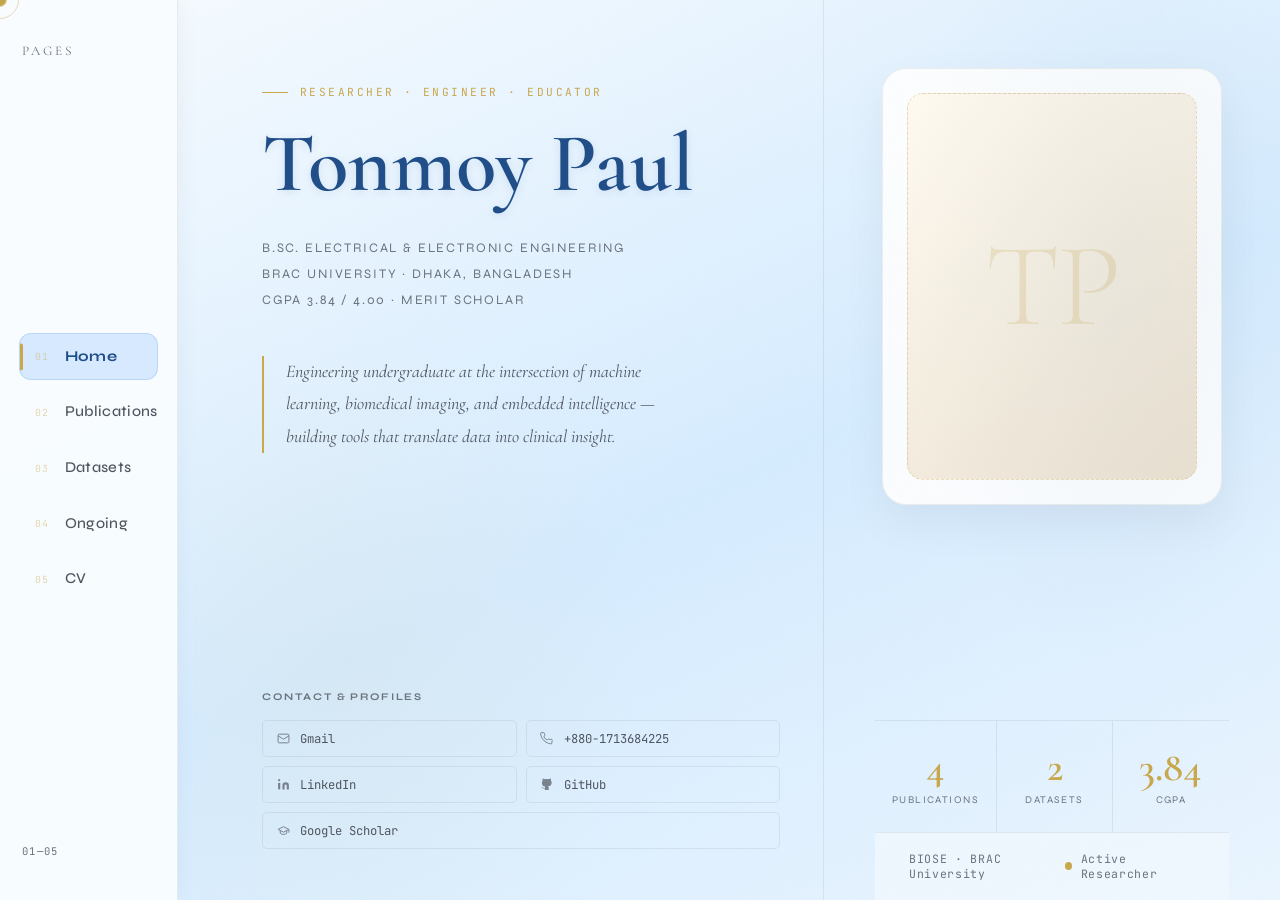
<file: index.html>
<!DOCTYPE html>
<html lang="en">
<head>
<meta charset="UTF-8">
<meta name="viewport" content="width=device-width, initial-scale=1.0">
<title>Tonmoy Paul — Researcher</title>
<link rel="stylesheet" href="styles.css">
</head>
<body>

<div id="app">
  <div id="pg-home">

    <!-- LEFT COLUMN -->
    <div class="home-left">
      <div>
        <div class="eyebrow" style="animation:fadeUp 0.55s 0.1s both">Researcher · Engineer · Educator</div>
        <h1 class="hero-name" style="animation:fadeUp 0.55s 0.2s both">Tonmoy  Paul</h1>
        <div class="hero-role" style="animation:fadeUp 0.55s 0.3s both">
          B.Sc. Electrical &amp; Electronic Engineering<br>
          BRAC University · Dhaka, Bangladesh<br>
          CGPA 3.84 / 4.00 · Merit Scholar
        </div>
        <p class="hero-bio" style="animation:fadeUp 0.55s 0.4s both">
          Engineering undergraduate at the intersection of machine learning, biomedical imaging, and embedded intelligence — building tools that translate data into clinical insight.
        </p>
      </div>

      <div class="hero-contacts" style="animation:fadeUp 0.55s 0.5s both">
        <h4>Contact &amp; Profiles</h4>
        <div class="contact-grid">
          <a href="mailto:tonmoypaul2003@gmail.com" class="c-link">
            <svg viewBox="0 0 24 24" fill="none" stroke="currentColor" stroke-width="1.8"><rect x="2" y="4" width="20" height="16" rx="2"/><path d="m22 7-8.97 5.7a1.94 1.94 0 0 1-2.06 0L2 7"/></svg>
            Gmail
          </a>
          <a href="tel:+8801713684225" class="c-link">
            <svg viewBox="0 0 24 24" fill="none" stroke="currentColor" stroke-width="1.8"><path d="M22 16.92v3a2 2 0 0 1-2.18 2 19.79 19.79 0 0 1-8.63-3.07A19.5 19.5 0 0 1 4.19 11.9 19.79 19.79 0 0 1 1.12 3.23 2 2 0 0 1 3.1 1h3a2 2 0 0 1 2 1.72c.127.96.361 1.903.7 2.81a2 2 0 0 1-.45 2.11L7.09 8.91a16 16 0 0 0 6 6l1.27-1.27a2 2 0 0 1 2.11-.45c.907.34 1.85.573 2.81.7A2 2 0 0 1 22 16.92z"/></svg>
            +880-1713684225
          </a>
          <a href="https://www.linkedin.com/in/tonmoy-paul/" target="_blank" class="c-link">
            <svg viewBox="0 0 24 24" fill="currentColor"><path d="M16 8a6 6 0 0 1 6 6v7h-4v-7a2 2 0 0 0-4 0v7h-4v-7a6 6 0 0 1 6-6z"/><rect x="2" y="9" width="4" height="12"/><circle cx="4" cy="4" r="2"/></svg>
            LinkedIn
          </a>
          <a href="https://github.com/Tonmoy-Paul" target="_blank" class="c-link">
            <svg viewBox="0 0 24 24" fill="currentColor"><path d="M9 19c-5 1.5-5-2.5-7-3m14 6v-3.87a3.37 3.37 0 0 0-.94-2.61c3.14-.35 6.44-1.54 6.44-7A5.44 5.44 0 0 0 20 4.77 5.07 5.07 0 0 0 19.91 1S18.73.65 16 2.48a13.38 13.38 0 0 0-7 0C6.27.65 5.09 1 5.09 1A5.07 5.07 0 0 0 5 4.77a5.44 5.44 0 0 0-1.5 3.78c0 5.42 3.3 6.61 6.44 7A3.37 3.37 0 0 0 9 18.13V22"/></svg>
            GitHub
          </a>
          <a href="https://scholar.google.com/citations?user=TONMOYPAUL" target="_blank" class="c-link" style="grid-column:span 2">
            <svg viewBox="0 0 24 24" fill="none" stroke="currentColor" stroke-width="1.8"><path d="M22 10v6M2 10l10-5 10 5-10 5z"/><path d="M6 12v5c3 3 9 3 12 0v-5"/></svg>
            Google Scholar
          </a>
        </div>
      </div>
    </div>

    <!-- RIGHT COLUMN -->
    <div class="home-right" style="animation:fadeUp 0.55s 0.2s both">
      <div class="photo-panel">
        <div class="photo-placeholder">TP</div>
      </div>

      <div style="width:100%">
        <div class="stats-row">
          <div class="stat-box">
            <div class="stat-num">4</div>
            <div class="stat-label">Publications</div>
          </div>
          <div class="stat-box">
            <div class="stat-num">2</div>
            <div class="stat-label">Datasets</div>
          </div>
          <div class="stat-box">
            <div class="stat-num">3.84</div>
            <div class="stat-label">CGPA</div>
          </div>
        </div>
        <div class="affil-bar">
          <span>BIOSE · BRAC University</span>
          <div style="display:flex;align-items:center;gap:0.5rem">
            <div class="pulse"></div>
            <span>Active Researcher</span>
          </div>
        </div>
      </div>

    </div><!-- .home-right -->
  </div><!-- #pg-home -->
</div><!-- #app -->

<script src="nav.js"></script>
</body>
</html>
</file>
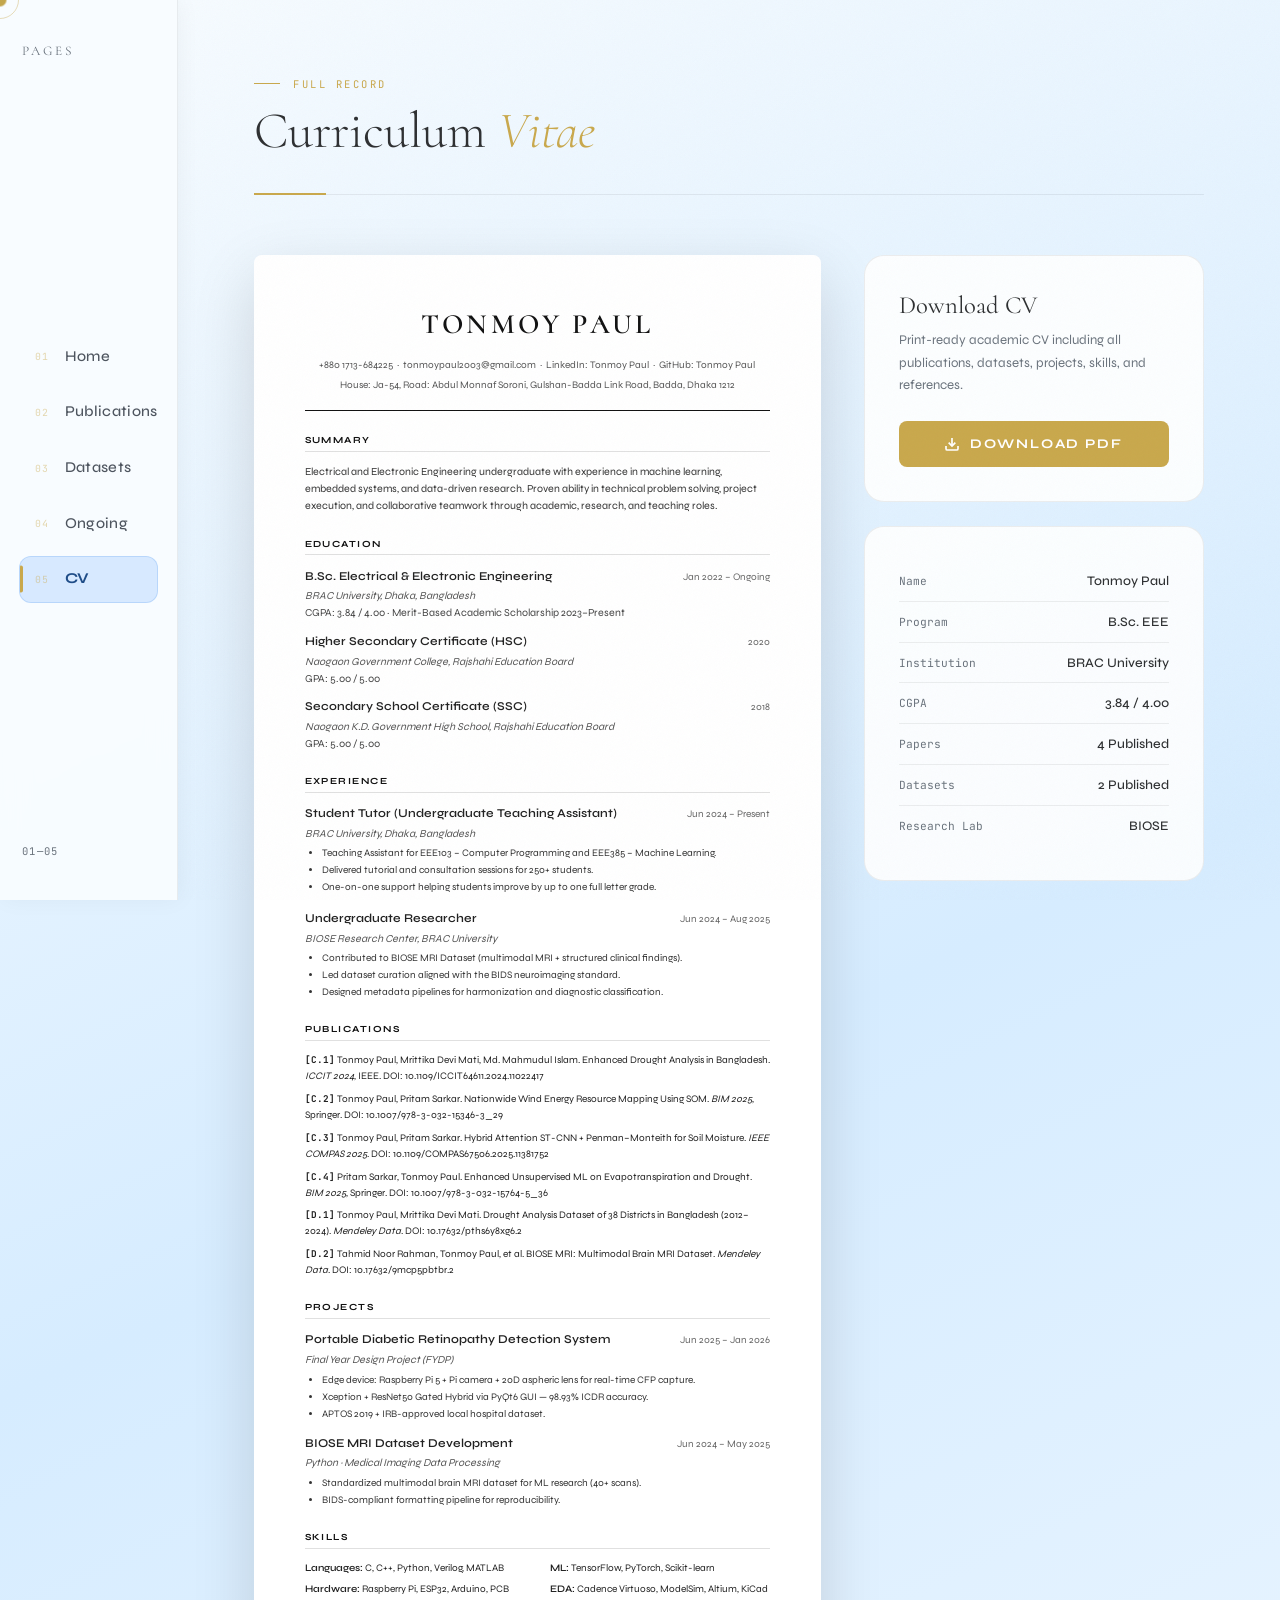
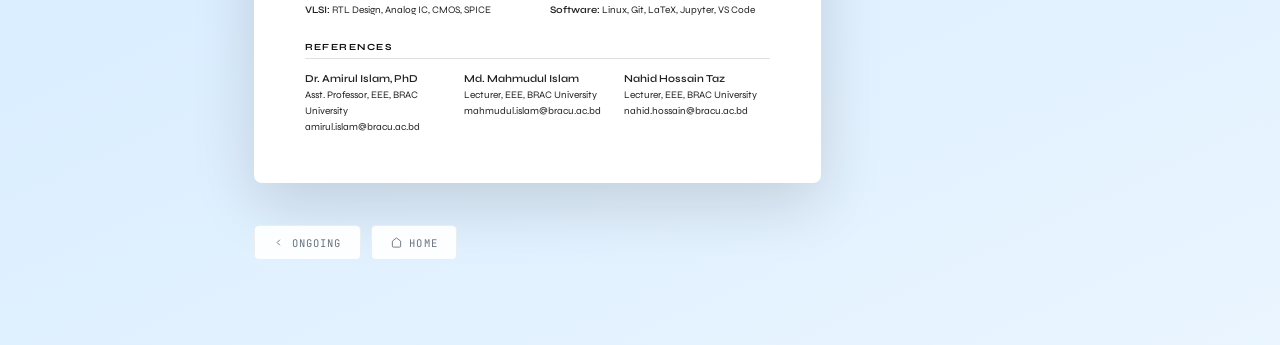
<file: cv.html>
<!DOCTYPE html>
<html lang="en">
<head>
<meta charset="UTF-8">
<meta name="viewport" content="width=device-width, initial-scale=1.0">
<title>CV — Tonmoy Paul</title>
<link rel="stylesheet" href="styles.css">
</head>
<body>

<div id="app">
  <div class="page-content">

    <div class="pg-header">
      <div class="pg-eyebrow">Full Record</div>
      <h1 class="pg-title">Curriculum <em>Vitae</em></h1>
      <div class="pg-divider"></div>
    </div>

    <div class="cv-wrapper">

      <!-- CV PREVIEW -->
      <div class="cv-preview-panel">
        <div class="cv-preview-inner" id="cv-content">

          <div class="cv-h1">Tonmoy Paul</div>
          <div class="cv-contacts">
            +880 1713-684225 &nbsp;·&nbsp;
            <a href="mailto:tonmoypaul2003@gmail.com">tonmoypaul2003@gmail.com</a> &nbsp;·&nbsp;
            LinkedIn: Tonmoy Paul &nbsp;·&nbsp; GitHub: Tonmoy Paul<br>
            House: Ja-54, Road: Abdul Monnaf Soroni, Gulshan-Badda Link Road, Badda, Dhaka 1212
          </div>
          <hr class="cv-rule">

          <div class="cv-sh">Summary</div>
          <p style="font-size:8pt;color:#333;line-height:1.6">Electrical and Electronic Engineering undergraduate with experience in machine learning, embedded systems, and data-driven research. Proven ability in technical problem solving, project execution, and collaborative teamwork through academic, research, and teaching roles.</p>

          <div class="cv-sh">Education</div>
          <div style="margin-bottom:0.6rem">
            <div class="cv-row"><span class="cv-ent-t">B.Sc. Electrical &amp; Electronic Engineering</span><span class="cv-ent-d">Jan 2022 – Ongoing</span></div>
            <div class="cv-sub">BRAC University, Dhaka, Bangladesh</div>
            <div class="cv-detail">CGPA: 3.84 / 4.00 · Merit-Based Academic Scholarship 2023–Present</div>
          </div>
          <div style="margin-bottom:0.6rem">
            <div class="cv-row"><span class="cv-ent-t">Higher Secondary Certificate (HSC)</span><span class="cv-ent-d">2020</span></div>
            <div class="cv-sub">Naogaon Government College, Rajshahi Education Board</div>
            <div class="cv-detail">GPA: 5.00 / 5.00</div>
          </div>
          <div>
            <div class="cv-row"><span class="cv-ent-t">Secondary School Certificate (SSC)</span><span class="cv-ent-d">2018</span></div>
            <div class="cv-sub">Naogaon K.D. Government High School, Rajshahi Education Board</div>
            <div class="cv-detail">GPA: 5.00 / 5.00</div>
          </div>

          <div class="cv-sh">Experience</div>
          <div style="margin-bottom:0.8rem">
            <div class="cv-row"><span class="cv-ent-t">Student Tutor (Undergraduate Teaching Assistant)</span><span class="cv-ent-d">Jun 2024 – Present</span></div>
            <div class="cv-sub">BRAC University, Dhaka, Bangladesh</div>
            <ul class="cv-bul">
              <li>Teaching Assistant for EEE103 – Computer Programming and EEE385 – Machine Learning.</li>
              <li>Delivered tutorial and consultation sessions for 250+ students.</li>
              <li>One-on-one support helping students improve by up to one full letter grade.</li>
            </ul>
          </div>
          <div>
            <div class="cv-row"><span class="cv-ent-t">Undergraduate Researcher</span><span class="cv-ent-d">Jun 2024 – Aug 2025</span></div>
            <div class="cv-sub">BIOSE Research Center, BRAC University</div>
            <ul class="cv-bul">
              <li>Contributed to BIOSE MRI Dataset (multimodal MRI + structured clinical findings).</li>
              <li>Led dataset curation aligned with the BIDS neuroimaging standard.</li>
              <li>Designed metadata pipelines for harmonization and diagnostic classification.</li>
            </ul>
          </div>

          <div class="cv-sh">Publications</div>
          <div class="cv-pub-line"><span class="cv-pub-code">[C.1]</span> Tonmoy Paul, Mrittika Devi Mati, Md. Mahmudul Islam. Enhanced Drought Analysis in Bangladesh. <em>ICCIT 2024</em>, IEEE. DOI: 10.1109/ICCIT64611.2024.11022417</div>
          <div class="cv-pub-line"><span class="cv-pub-code">[C.2]</span> Tonmoy Paul, Pritam Sarkar. Nationwide Wind Energy Resource Mapping Using SOM. <em>BIM 2025</em>, Springer. DOI: 10.1007/978-3-032-15346-3_29</div>
          <div class="cv-pub-line"><span class="cv-pub-code">[C.3]</span> Tonmoy Paul, Pritam Sarkar. Hybrid Attention ST-CNN + Penman–Monteith for Soil Moisture. <em>IEEE COMPAS 2025</em>. DOI: 10.1109/COMPAS67506.2025.11381752</div>
          <div class="cv-pub-line"><span class="cv-pub-code">[C.4]</span> Pritam Sarkar, Tonmoy Paul. Enhanced Unsupervised ML on Evapotranspiration and Drought. <em>BIM 2025</em>, Springer. DOI: 10.1007/978-3-032-15764-5_36</div>
          <div class="cv-pub-line"><span class="cv-pub-code">[D.1]</span> Tonmoy Paul, Mrittika Devi Mati. Drought Analysis Dataset of 38 Districts in Bangladesh (2012–2024). <em>Mendeley Data</em>. DOI: 10.17632/pths6y8xg6.2</div>
          <div class="cv-pub-line"><span class="cv-pub-code">[D.2]</span> Tahmid Noor Rahman, Tonmoy Paul, et al. BIOSE MRI: Multimodal Brain MRI Dataset. <em>Mendeley Data</em>. DOI: 10.17632/9mcp5pbtbr.2</div>

          <div class="cv-sh">Projects</div>
          <div style="margin-bottom:0.7rem">
            <div class="cv-row"><span class="cv-ent-t">Portable Diabetic Retinopathy Detection System</span><span class="cv-ent-d">Jun 2025 – Jan 2026</span></div>
            <div class="cv-sub">Final Year Design Project (FYDP)</div>
            <ul class="cv-bul">
              <li>Edge device: Raspberry Pi 5 + Pi camera + 20D aspheric lens for real-time CFP capture.</li>
              <li>Xception + ResNet50 Gated Hybrid via PyQt6 GUI — 98.93% ICDR accuracy.</li>
              <li>APTOS 2019 + IRB-approved local hospital dataset.</li>
            </ul>
          </div>
          <div>
            <div class="cv-row"><span class="cv-ent-t">BIOSE MRI Dataset Development</span><span class="cv-ent-d">Jun 2024 – May 2025</span></div>
            <div class="cv-sub">Python · Medical Imaging Data Processing</div>
            <ul class="cv-bul">
              <li>Standardized multimodal brain MRI dataset for ML research (40+ scans).</li>
              <li>BIDS-compliant formatting pipeline for reproducibility.</li>
            </ul>
          </div>

          <div class="cv-sh">Skills</div>
          <div class="cv-2col">
            <div class="cv-sk"><strong>Languages:</strong> C, C++, Python, Verilog, MATLAB</div>
            <div class="cv-sk"><strong>ML:</strong> TensorFlow, PyTorch, Scikit-learn</div>
            <div class="cv-sk"><strong>Hardware:</strong> Raspberry Pi, ESP32, Arduino, PCB</div>
            <div class="cv-sk"><strong>EDA:</strong> Cadence Virtuoso, ModelSim, Altium, KiCad</div>
            <div class="cv-sk"><strong>VLSI:</strong> RTL Design, Analog IC, CMOS, SPICE</div>
            <div class="cv-sk"><strong>Software:</strong> Linux, Git, LaTeX, Jupyter, VS Code</div>
          </div>

          <div class="cv-sh">References</div>
          <div class="cv-ref-grid">
            <div class="cv-ref-box">
              <div class="cv-ref-name">Dr. Amirul Islam, PhD</div>
              <div>Asst. Professor, EEE, BRAC University</div>
              <div>amirul.islam@bracu.ac.bd</div>
            </div>
            <div class="cv-ref-box">
              <div class="cv-ref-name">Md. Mahmudul Islam</div>
              <div>Lecturer, EEE, BRAC University</div>
              <div>mahmudul.islam@bracu.ac.bd</div>
            </div>
            <div class="cv-ref-box">
              <div class="cv-ref-name">Nahid Hossain Taz</div>
              <div>Lecturer, EEE, BRAC University</div>
              <div>nahid.hossain@bracu.ac.bd</div>
            </div>
          </div>

        </div><!-- .cv-preview-inner -->
      </div><!-- .cv-preview-panel -->

      <!-- SIDEBAR -->
      <div class="cv-side">
        <div class="dl-card">
          <h3>Download CV</h3>
          <p>Print-ready academic CV including all publications, datasets, projects, skills, and references.</p>
          <button class="btn-dl" onclick="downloadCV()">
            <svg viewBox="0 0 24 24" fill="none" stroke="currentColor" stroke-width="2.5"><path d="M21 15v4a2 2 0 0 1-2 2H5a2 2 0 0 1-2-2v-4"/><polyline points="7 10 12 15 17 10"/><line x1="12" y1="15" x2="12" y2="3"/></svg>
            Download PDF
          </button>
        </div>
        <div class="dl-card">
          <div class="info-item"><span class="info-key">Name</span><span class="info-val">Tonmoy Paul</span></div>
          <div class="info-item"><span class="info-key">Program</span><span class="info-val">B.Sc. EEE</span></div>
          <div class="info-item"><span class="info-key">Institution</span><span class="info-val">BRAC University</span></div>
          <div class="info-item"><span class="info-key">CGPA</span><span class="info-val">3.84 / 4.00</span></div>
          <div class="info-item"><span class="info-key">Papers</span><span class="info-val">4 Published</span></div>
          <div class="info-item"><span class="info-key">Datasets</span><span class="info-val">2 Published</span></div>
          <div class="info-item"><span class="info-key">Research Lab</span><span class="info-val">BIOSE</span></div>
        </div>
      </div>

    </div><!-- .cv-wrapper -->

    <div class="quick-nav">
      <a href="ongoing.html" class="qn-btn">
        <svg viewBox="0 0 24 24" fill="none" stroke="currentColor" stroke-width="2"><polyline points="15 18 9 12 15 6"/></svg>
        Ongoing
      </a>
      <a href="index.html" class="qn-btn">
        <svg viewBox="0 0 24 24" fill="none" stroke="currentColor" stroke-width="2"><path d="M3 9l9-7 9 7v11a2 2 0 0 1-2 2H5a2 2 0 0 1-2-2z"/></svg>
        Home
      </a>
    </div>

  </div>
</div>

<script src="nav.js"></script>
<script>
function downloadCV() {
  const html = document.getElementById('cv-content').innerHTML;
  const w = window.open('', '_blank');
  w.document.write(`<!DOCTYPE html><html><head>
<meta charset="UTF-8"><title>Tonmoy Paul — CV</title>
<link href="https://fonts.googleapis.com/css2?family=Cormorant:wght@400;500;600&family=Syne:wght@400;500;600;700&family=JetBrains+Mono:wght@400;500&display=swap" rel="stylesheet">
<style>
*{margin:0;padding:0;box-sizing:border-box;}
body{font-family:'Syne',sans-serif;font-size:10pt;color:#111;padding:2cm 2.2cm;max-width:210mm;}
.cv-h1{font-family:'Cormorant',serif;font-size:22pt;text-align:center;letter-spacing:0.1em;text-transform:uppercase;font-weight:600;}
.cv-contacts{text-align:center;font-size:8pt;color:#444;margin-top:0.4rem;line-height:2;}
.cv-contacts a{color:#444;text-decoration:none;}
.cv-rule{border:none;border-top:1.5px solid #111;margin:0.8rem 0;}
.cv-sh{font-size:7.5pt;letter-spacing:0.14em;text-transform:uppercase;font-weight:700;border-bottom:1px solid #CCC;padding-bottom:3px;margin:1rem 0 0.6rem;color:#111;}
.cv-row{display:flex;justify-content:space-between;align-items:baseline;flex-wrap:wrap;}
.cv-ent-t{font-weight:600;font-size:9.5pt;}
.cv-ent-d{font-size:8pt;color:#555;}
.cv-sub{font-style:italic;font-size:8.5pt;color:#555;}
.cv-detail{font-size:8.5pt;color:#444;}
.cv-bul{list-style:disc;padding-left:1rem;margin:0.2rem 0;}
.cv-bul li{font-size:8pt;color:#333;margin-bottom:1px;}
.cv-pub-line{font-size:8pt;color:#222;margin-bottom:0.4rem;}
.cv-pub-code{font-weight:700;font-size:7.5pt;font-family:'JetBrains Mono',monospace;}
.cv-2col{display:grid;grid-template-columns:1fr 1fr;gap:0.25rem 1.5rem;}
.cv-sk{font-size:8pt;}
.cv-sk strong{font-weight:600;}
.cv-ref-grid{display:grid;grid-template-columns:1fr 1fr 1fr;gap:0.8rem;margin-top:0.3rem;}
.cv-ref-box{font-size:7.5pt;}
.cv-ref-name{font-weight:600;font-size:8pt;}
@media print{body{padding:1.5cm 2cm;}}
</style></head><body>${html}</body></html>`);
  w.document.close();
  setTimeout(() => w.print(), 700);
}
</script>
</body>
</html>
</file>
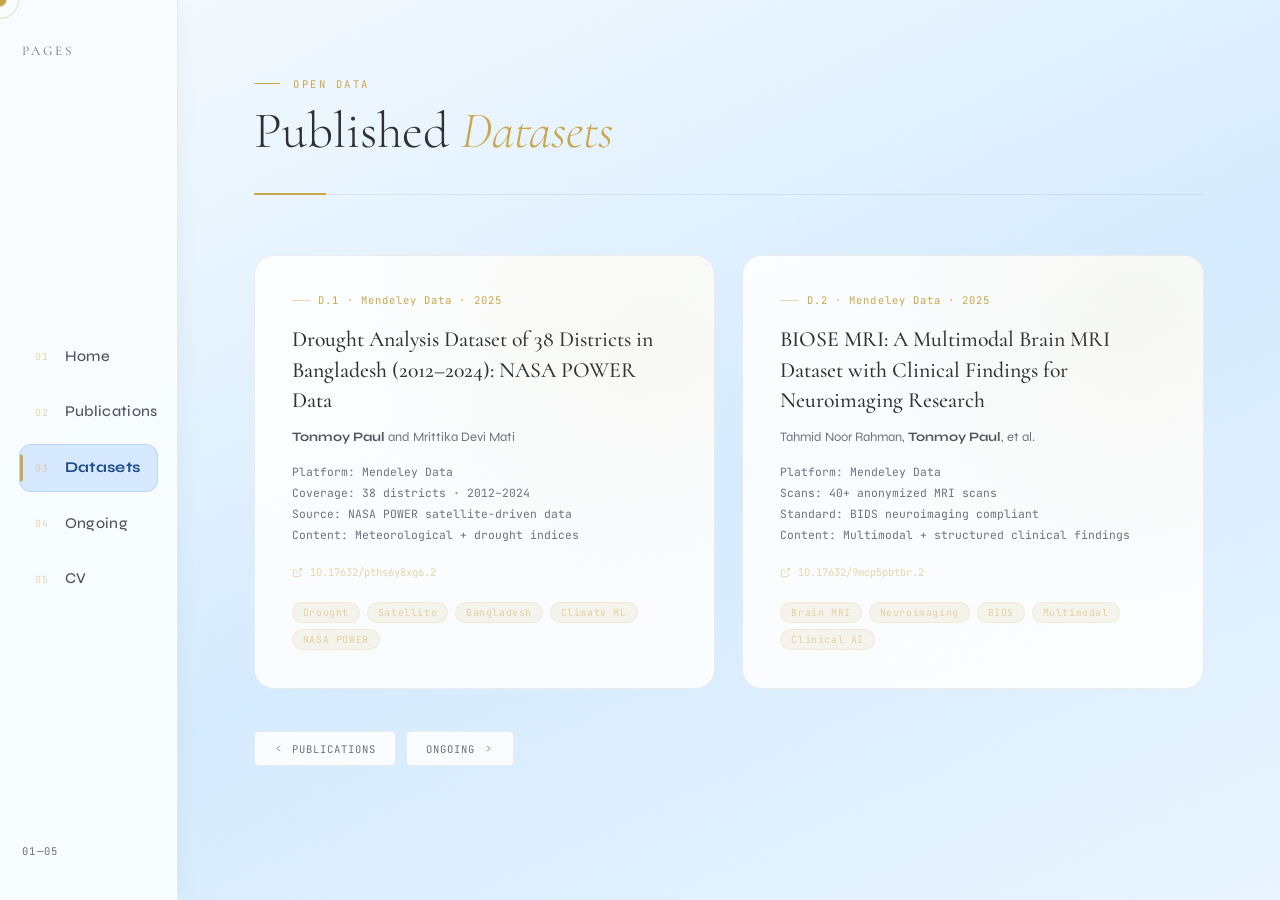
<file: datasets.html>
<!DOCTYPE html>
<html lang="en">
<head>
<meta charset="UTF-8">
<meta name="viewport" content="width=device-width, initial-scale=1.0">
<title>Datasets — Tonmoy Paul</title>
<link rel="stylesheet" href="styles.css">
</head>
<body>

<div id="app">
  <div class="page-content">

    <div class="pg-header">
      <div class="pg-eyebrow">Open Data</div>
      <h1 class="pg-title">Published <em>Datasets</em></h1>
      <div class="pg-divider"></div>
    </div>

    <div class="dataset-grid">

      <!-- D.1 -->
      <div class="ds-card">
        <div class="ds-code">D.1 · Mendeley Data · 2025</div>
        <h3 class="ds-title">Drought Analysis Dataset of 38 Districts in Bangladesh (2012–2024): NASA POWER Data</h3>
        <p class="ds-authors"><strong>Tonmoy Paul</strong> and Mrittika Devi Mati</p>
        <div class="ds-meta">
          Platform: Mendeley Data<br>
          Coverage: 38 districts · 2012–2024<br>
          Source: NASA POWER satellite-driven data<br>
          Content: Meteorological + drought indices
        </div>
        <a href="https://doi.org/10.17632/pths6y8xg6.2" target="_blank" class="ds-doi">
          <svg viewBox="0 0 24 24" fill="none" stroke="currentColor" stroke-width="2" style="width:11px;height:11px"><path d="M18 13v6a2 2 0 0 1-2 2H5a2 2 0 0 1-2-2V8a2 2 0 0 1 2-2h6"/><polyline points="15 3 21 3 21 9"/><line x1="10" y1="14" x2="21" y2="3"/></svg>
          10.17632/pths6y8xg6.2
        </a>
        <div class="tags">
          <span class="tag">Drought</span>
          <span class="tag">Satellite</span>
          <span class="tag">Bangladesh</span>
          <span class="tag">Climate ML</span>
          <span class="tag">NASA POWER</span>
        </div>
      </div>

      <!-- D.2 -->
      <div class="ds-card">
        <div class="ds-code">D.2 · Mendeley Data · 2025</div>
        <h3 class="ds-title">BIOSE MRI: A Multimodal Brain MRI Dataset with Clinical Findings for Neuroimaging Research</h3>
        <p class="ds-authors">Tahmid Noor Rahman, <strong>Tonmoy Paul</strong>, et al.</p>
        <div class="ds-meta">
          Platform: Mendeley Data<br>
          Scans: 40+ anonymized MRI scans<br>
          Standard: BIDS neuroimaging compliant<br>
          Content: Multimodal + structured clinical findings
        </div>
        <a href="https://doi.org/10.17632/9mcp5pbtbr.2" target="_blank" class="ds-doi">
          <svg viewBox="0 0 24 24" fill="none" stroke="currentColor" stroke-width="2" style="width:11px;height:11px"><path d="M18 13v6a2 2 0 0 1-2 2H5a2 2 0 0 1-2-2V8a2 2 0 0 1 2-2h6"/><polyline points="15 3 21 3 21 9"/><line x1="10" y1="14" x2="21" y2="3"/></svg>
          10.17632/9mcp5pbtbr.2
        </a>
        <div class="tags">
          <span class="tag">Brain MRI</span>
          <span class="tag">Neuroimaging</span>
          <span class="tag">BIDS</span>
          <span class="tag">Multimodal</span>
          <span class="tag">Clinical AI</span>
        </div>
      </div>

    </div><!-- .dataset-grid -->

    <div class="quick-nav">
      <a href="publications.html" class="qn-btn">
        <svg viewBox="0 0 24 24" fill="none" stroke="currentColor" stroke-width="2"><polyline points="15 18 9 12 15 6"/></svg>
        Publications
      </a>
      <a href="ongoing.html" class="qn-btn">
        Ongoing
        <svg viewBox="0 0 24 24" fill="none" stroke="currentColor" stroke-width="2"><polyline points="9 18 15 12 9 6"/></svg>
      </a>
    </div>

  </div>
</div>

<script src="nav.js"></script>
</body>
</html>
</file>
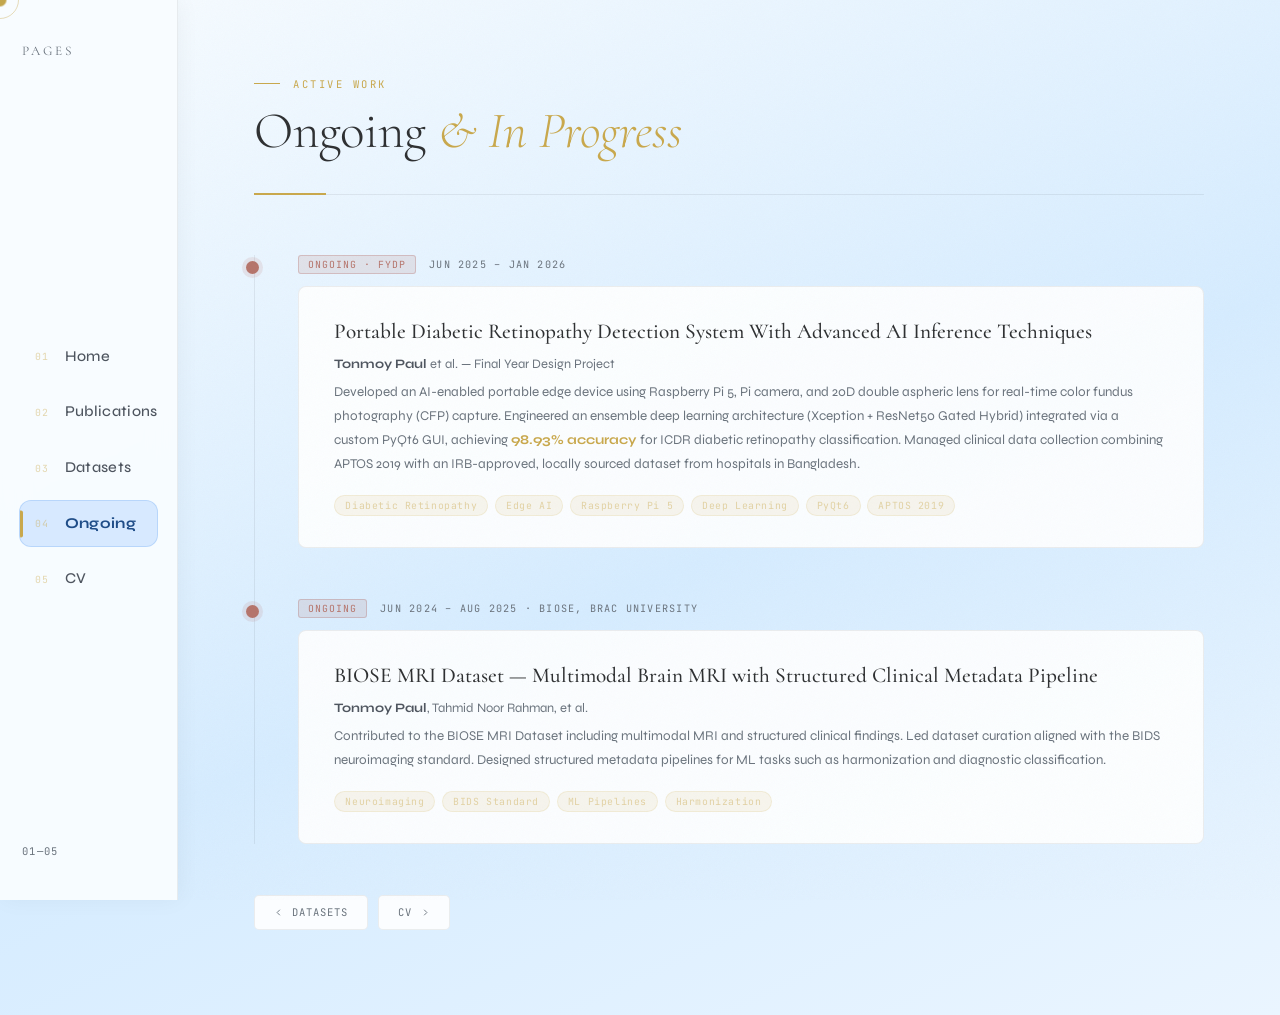
<file: ongoing.html>
<!DOCTYPE html>
<html lang="en">
<head>
<meta charset="UTF-8">
<meta name="viewport" content="width=device-width, initial-scale=1.0">
<title>Ongoing Research — Tonmoy Paul</title>
<link rel="stylesheet" href="styles.css">
</head>
<body>

<div id="app">
  <div class="page-content">

    <div class="pg-header">
      <div class="pg-eyebrow">Active Work</div>
      <h1 class="pg-title">Ongoing <em>&amp; In Progress</em></h1>
      <div class="pg-divider"></div>
    </div>

    <div class="timeline">

      <!-- Item 1 -->
      <div class="tl-item">
        <div class="tl-dot tl-dot-ongoing"></div>
        <div class="tl-label">
          <span class="badge badge-ongoing">Ongoing · FYDP</span>
          <span style="color:var(--ash);font-size:0.6rem">Jun 2025 – Jan 2026</span>
        </div>
        <div class="tl-card">
          <h3 class="tl-title">Portable Diabetic Retinopathy Detection System With Advanced AI Inference Techniques</h3>
          <p class="tl-authors"><strong>Tonmoy Paul</strong> et al. — Final Year Design Project</p>
          <p class="tl-detail">
            Developed an AI-enabled portable edge device using Raspberry Pi 5, Pi camera, and 20D double aspheric lens for real-time color fundus photography (CFP) capture.
            Engineered an ensemble deep learning architecture (Xception + ResNet50 Gated Hybrid) integrated via a custom PyQt6 GUI, achieving <strong style="color:var(--gold)">98.93% accuracy</strong> for ICDR diabetic retinopathy classification.
            Managed clinical data collection combining APTOS 2019 with an IRB-approved, locally sourced dataset from hospitals in Bangladesh.
          </p>
          <div class="tags">
            <span class="tag">Diabetic Retinopathy</span>
            <span class="tag">Edge AI</span>
            <span class="tag">Raspberry Pi 5</span>
            <span class="tag">Deep Learning</span>
            <span class="tag">PyQt6</span>
            <span class="tag">APTOS 2019</span>
          </div>
        </div>
      </div>

      <!-- Item 2 -->
      <div class="tl-item">
        <div class="tl-dot tl-dot-ongoing"></div>
        <div class="tl-label">
          <span class="badge badge-ongoing">Ongoing</span>
          <span style="color:var(--ash);font-size:0.6rem">Jun 2024 – Aug 2025 · BIOSE, BRAC University</span>
        </div>
        <div class="tl-card">
          <h3 class="tl-title">BIOSE MRI Dataset — Multimodal Brain MRI with Structured Clinical Metadata Pipeline</h3>
          <p class="tl-authors"><strong>Tonmoy Paul</strong>, Tahmid Noor Rahman, et al.</p>
          <p class="tl-detail">
            Contributed to the BIOSE MRI Dataset including multimodal MRI and structured clinical findings.
            Led dataset curation aligned with the BIDS neuroimaging standard.
            Designed structured metadata pipelines for ML tasks such as harmonization and diagnostic classification.
          </p>
          <div class="tags">
            <span class="tag">Neuroimaging</span>
            <span class="tag">BIDS Standard</span>
            <span class="tag">ML Pipelines</span>
            <span class="tag">Harmonization</span>
          </div>
        </div>
      </div>

    </div><!-- .timeline -->

    <div class="quick-nav">
      <a href="datasets.html" class="qn-btn">
        <svg viewBox="0 0 24 24" fill="none" stroke="currentColor" stroke-width="2"><polyline points="15 18 9 12 15 6"/></svg>
        Datasets
      </a>
      <a href="cv.html" class="qn-btn">
        CV
        <svg viewBox="0 0 24 24" fill="none" stroke="currentColor" stroke-width="2"><polyline points="9 18 15 12 9 6"/></svg>
      </a>
    </div>

  </div>
</div>

<script src="nav.js"></script>
</body>
</html>
</file>
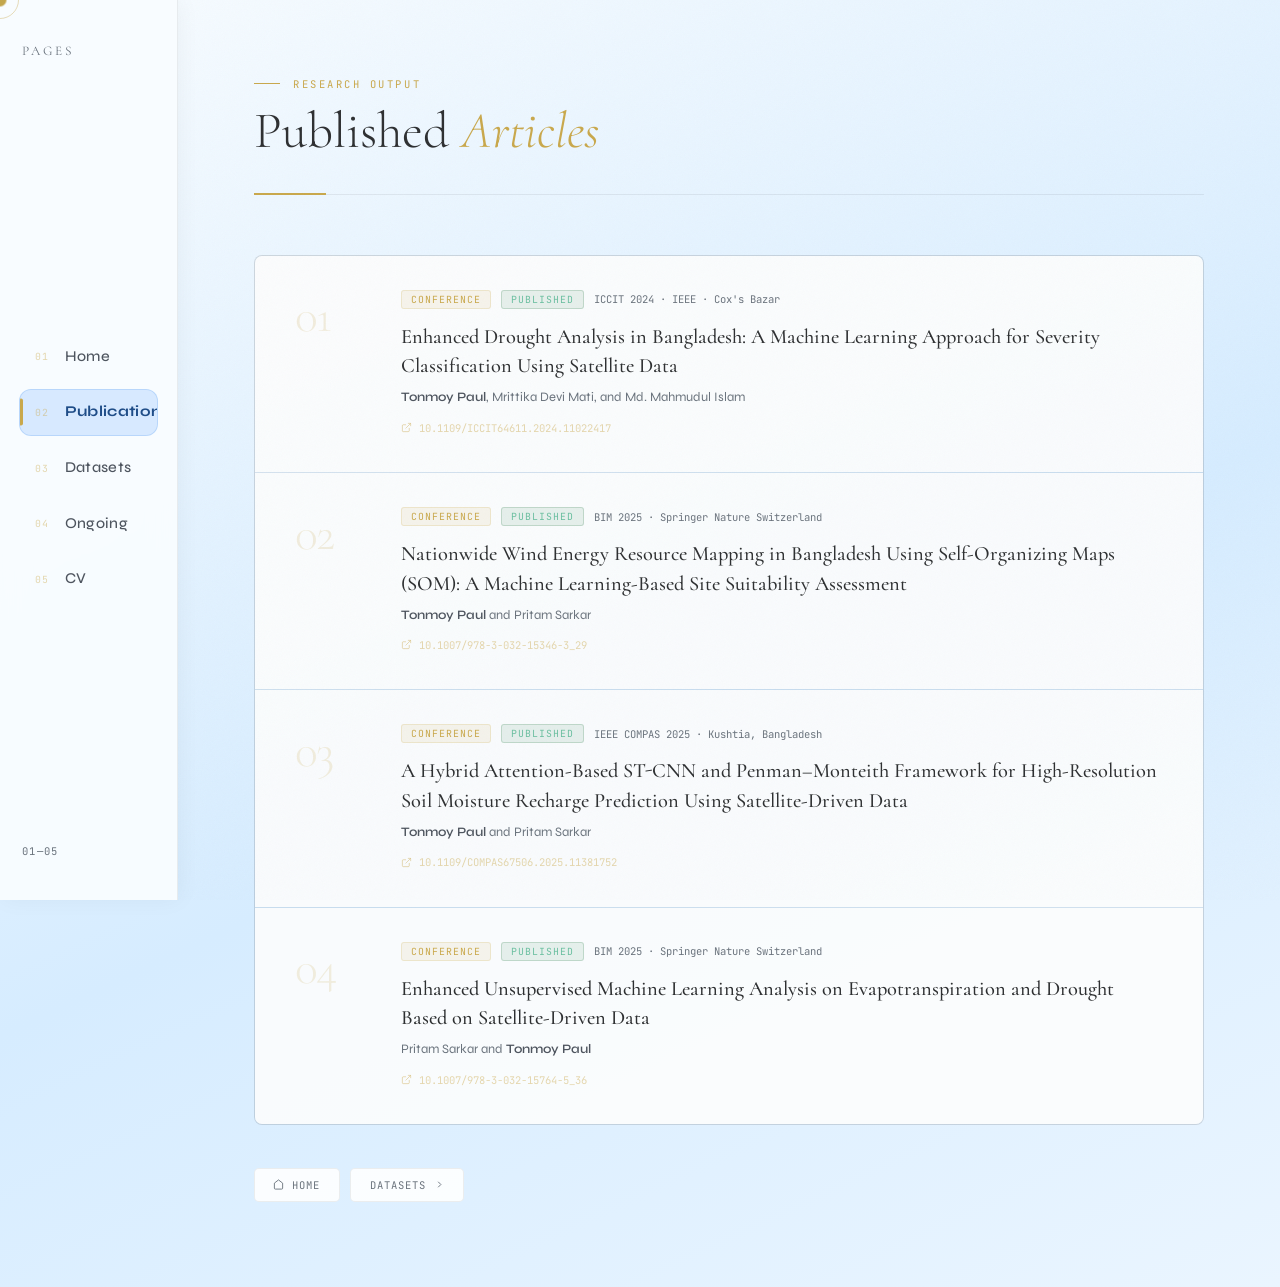
<file: publications.html>
<!DOCTYPE html>
<html lang="en">
<head>
<meta charset="UTF-8">
<meta name="viewport" content="width=device-width, initial-scale=1.0">
<title>Publications — Tonmoy Paul</title>
<link rel="stylesheet" href="styles.css">
</head>
<body>

<div id="app">
  <div class="page-content">

    <div class="pg-header">
      <div class="pg-eyebrow">Research Output</div>
      <h1 class="pg-title">Published <em>Articles</em></h1>
      <div class="pg-divider"></div>
    </div>

    <div class="pub-grid">

      <!-- 01 -->
      <div class="pub-card">
        <div class="pub-index">01</div>
        <div>
          <div class="pub-meta-row">
            <span class="badge badge-conf">Conference</span>
            <span class="badge badge-pub">Published</span>
            <span class="pub-venue">ICCIT 2024 · IEEE · Cox's Bazar</span>
          </div>
          <h3 class="pub-title">Enhanced Drought Analysis in Bangladesh: A Machine Learning Approach for Severity Classification Using Satellite Data</h3>
          <p class="pub-authors"><strong>Tonmoy Paul</strong>, Mrittika Devi Mati, and Md. Mahmudul Islam</p>
          <a href="https://doi.org/10.1109/ICCIT64611.2024.11022417" target="_blank" class="pub-doi">
            <svg viewBox="0 0 24 24" fill="none" stroke="currentColor" stroke-width="2"><path d="M18 13v6a2 2 0 0 1-2 2H5a2 2 0 0 1-2-2V8a2 2 0 0 1 2-2h6"/><polyline points="15 3 21 3 21 9"/><line x1="10" y1="14" x2="21" y2="3"/></svg>
            10.1109/ICCIT64611.2024.11022417
          </a>
        </div>
      </div>

      <!-- 02 -->
      <div class="pub-card">
        <div class="pub-index">02</div>
        <div>
          <div class="pub-meta-row">
            <span class="badge badge-conf">Conference</span>
            <span class="badge badge-pub">Published</span>
            <span class="pub-venue">BIM 2025 · Springer Nature Switzerland</span>
          </div>
          <h3 class="pub-title">Nationwide Wind Energy Resource Mapping in Bangladesh Using Self-Organizing Maps (SOM): A Machine Learning-Based Site Suitability Assessment</h3>
          <p class="pub-authors"><strong>Tonmoy Paul</strong> and Pritam Sarkar</p>
          <a href="https://doi.org/10.1007/978-3-032-15346-3_29" target="_blank" class="pub-doi">
            <svg viewBox="0 0 24 24" fill="none" stroke="currentColor" stroke-width="2"><path d="M18 13v6a2 2 0 0 1-2 2H5a2 2 0 0 1-2-2V8a2 2 0 0 1 2-2h6"/><polyline points="15 3 21 3 21 9"/><line x1="10" y1="14" x2="21" y2="3"/></svg>
            10.1007/978-3-032-15346-3_29
          </a>
        </div>
      </div>

      <!-- 03 -->
      <div class="pub-card">
        <div class="pub-index">03</div>
        <div>
          <div class="pub-meta-row">
            <span class="badge badge-conf">Conference</span>
            <span class="badge badge-pub">Published</span>
            <span class="pub-venue">IEEE COMPAS 2025 · Kushtia, Bangladesh</span>
          </div>
          <h3 class="pub-title">A Hybrid Attention-Based ST-CNN and Penman–Monteith Framework for High-Resolution Soil Moisture Recharge Prediction Using Satellite-Driven Data</h3>
          <p class="pub-authors"><strong>Tonmoy Paul</strong> and Pritam Sarkar</p>
          <a href="https://doi.org/10.1109/COMPAS67506.2025.11381752" target="_blank" class="pub-doi">
            <svg viewBox="0 0 24 24" fill="none" stroke="currentColor" stroke-width="2"><path d="M18 13v6a2 2 0 0 1-2 2H5a2 2 0 0 1-2-2V8a2 2 0 0 1 2-2h6"/><polyline points="15 3 21 3 21 9"/><line x1="10" y1="14" x2="21" y2="3"/></svg>
            10.1109/COMPAS67506.2025.11381752
          </a>
        </div>
      </div>

      <!-- 04 -->
      <div class="pub-card">
        <div class="pub-index">04</div>
        <div>
          <div class="pub-meta-row">
            <span class="badge badge-conf">Conference</span>
            <span class="badge badge-pub">Published</span>
            <span class="pub-venue">BIM 2025 · Springer Nature Switzerland</span>
          </div>
          <h3 class="pub-title">Enhanced Unsupervised Machine Learning Analysis on Evapotranspiration and Drought Based on Satellite-Driven Data</h3>
          <p class="pub-authors">Pritam Sarkar and <strong>Tonmoy Paul</strong></p>
          <a href="https://doi.org/10.1007/978-3-032-15764-5_36" target="_blank" class="pub-doi">
            <svg viewBox="0 0 24 24" fill="none" stroke="currentColor" stroke-width="2"><path d="M18 13v6a2 2 0 0 1-2 2H5a2 2 0 0 1-2-2V8a2 2 0 0 1 2-2h6"/><polyline points="15 3 21 3 21 9"/><line x1="10" y1="14" x2="21" y2="3"/></svg>
            10.1007/978-3-032-15764-5_36
          </a>
        </div>
      </div>

    </div><!-- .pub-grid -->

    <div class="quick-nav">
      <a href="index.html" class="qn-btn">
        <svg viewBox="0 0 24 24" fill="none" stroke="currentColor" stroke-width="2"><path d="M3 9l9-7 9 7v11a2 2 0 0 1-2 2H5a2 2 0 0 1-2-2z"/></svg>
        Home
      </a>
      <a href="datasets.html" class="qn-btn">
        Datasets
        <svg viewBox="0 0 24 24" fill="none" stroke="currentColor" stroke-width="2"><polyline points="9 18 15 12 9 6"/></svg>
      </a>
    </div>

  </div>
</div>

<script src="nav.js"></script>
</body>
</html>
</file>
<file: styles.css>
/* ═══════════════════════════════════════════════════════════
   TONMOY PAUL — PORTFOLIO
   Central Stylesheet · All Pages
═══════════════════════════════════════════════════════════ */

@import url('https://fonts.googleapis.com/css2?family=Cormorant:ital,wght@0,300;0,400;0,500;0,600;0,700;1,300;1,400;1,500&family=Syne:wght@400;500;600;700;800&family=JetBrains+Mono:wght@300;400;500&display=swap');

/* ─── TOKENS ─────────────────────────────────────────────── */
:root {
  --bg:          #F6FBFF;
  --bg-grad:     linear-gradient(155deg, #F8FCFF 0%, #D6ECFF 55%, #EAF5FF 100%);

  --ink:         #2D2F31;
  --ink-2:       #4E555F;
  --ash:         #6A737D;

  --panel:       rgba(255,255,255,0.88);
  --panel-alt:   rgba(240,248,255,0.96);
  --panel-hover: rgba(228,242,255,0.95);

  --gold:        #C9A84C;
  --gold-dim:    rgba(201,168,76,0.45);
  --gold-ghost:  rgba(201,168,76,0.10);
  --gold-glow:   0 0 28px rgba(201,168,76,0.22);

  --blue:        #1F4D88;
  --blue-soft:   rgba(31,77,136,0.08);
  --blue-border: rgba(80,149,234,0.22);

  --wire:        rgba(0,0,0,0.065);
  --shadow:      0 12px 40px rgba(0,0,0,0.04);
  --shadow-lift: 0 20px 55px rgba(0,0,0,0.09);

  --red-mute:    #B5746B;
  --green-mute:  #6ABFA0;
  --teal-mute:   #82BFCF;

  --radius:      8px;
  --radius-lg:   20px;
  --nav-w:       178px;
}

/* ─── RESET ──────────────────────────────────────────────── */
*, *::before, *::after { margin: 0; padding: 0; box-sizing: border-box; }
html { font-size: 17px; scroll-behavior: smooth; }
body {
  font-family: 'Syne', sans-serif;
  background: var(--bg-grad);
  color: var(--ink);
  min-height: 100vh;
  overflow-x: hidden;
  cursor: none;
}
a { color: inherit; text-decoration: none; }
button { cursor: none; }
img { max-width: 100%; display: block; }

/* ─── CUSTOM CURSOR ──────────────────────────────────────── */
#cursor {
  position: fixed; width: 13px; height: 13px;
  background: var(--gold);
  border-radius: 50%;
  pointer-events: none; z-index: 9999;
  transform: translate(-50%, -50%);
  transition: width 0.18s, height 0.18s, background 0.18s;
  mix-blend-mode: multiply;
}
#cursor-ring {
  position: fixed; width: 38px; height: 38px;
  border: 1px solid var(--gold-dim);
  border-radius: 50%;
  pointer-events: none; z-index: 9998;
  transform: translate(-50%, -50%);
  transition: width 0.22s, height 0.22s, opacity 0.18s;
  opacity: 0.85;
}
body:has(a:hover) #cursor,
body:has(button:hover) #cursor    { width: 24px; height: 24px; background: var(--gold); }
body:has(a:hover) #cursor-ring,
body:has(button:hover) #cursor-ring { width: 58px; height: 58px; opacity: 0.55; }

/* ─── NOISE OVERLAY ──────────────────────────────────────── */
#noise {
  position: fixed; inset: 0; z-index: 1;
  opacity: 0.03; pointer-events: none;
  background-image: url("data:image/svg+xml,%3Csvg viewBox='0 0 256 256' xmlns='http://www.w3.org/2000/svg'%3E%3Cfilter id='n'%3E%3CfeTurbulence type='fractalNoise' baseFrequency='0.9' numOctaves='4' stitchTiles='stitch'/%3E%3C/filter%3E%3Crect width='100%25' height='100%25' filter='url(%23n)'/%3E%3C/svg%3E");
  background-size: 200px;
}

/* ─── SIDE NAV ───────────────────────────────────────────── */
#sidenav {
  position: fixed; left: 0; top: 0; bottom: 0;
  width: var(--nav-w); z-index: 100;
  display: flex; flex-direction: column;
  justify-content: space-between; align-items: stretch;
  padding: 2.5rem 1.1rem;
  background: rgba(248,252,255,0.97);
  border-right: 1px solid var(--wire);
  backdrop-filter: blur(14px);
  box-shadow: 2px 0 22px rgba(0,0,0,0.045);
}
.nav-logo {
  font-family: 'Cormorant', serif;
  font-size: 0.78rem; letter-spacing: 0.22em;
  text-transform: uppercase; color: var(--ash);
  margin-bottom: 2rem; padding-left: 0.2rem;
}
.nav-items { display: flex; flex-direction: column; gap: 0.5rem; }

.nav-dot {
  width: 100%;
  display: flex; align-items: center; gap: 0.7rem;
  padding: 0.8rem 0.9rem;
  border-radius: 12px;
  border: 1px solid transparent;
  background: transparent;
  cursor: pointer;
  transition: all 0.28s cubic-bezier(0.4,0,0.2,1);
  text-decoration: none;
  color: var(--ink-2);
  position: relative;
  overflow: hidden;
}
.nav-dot::before {
  content: '';
  position: absolute; left: 0; top: 50%;
  width: 3px; height: 0;
  background: var(--gold);
  border-radius: 0 2px 2px 0;
  transform: translateY(-50%);
  transition: height 0.28s;
}
.nav-dot:hover {
  background: var(--blue-soft);
  border-color: var(--blue-border);
  color: var(--ink);
}
.nav-dot.active {
  background: rgba(210,230,255,0.88);
  border-color: var(--blue-border);
  color: var(--blue);
}
.nav-dot.active::before { height: 60%; }
.nav-dot .nav-num {
  font-family: 'JetBrains Mono', monospace;
  font-size: 0.58rem; color: var(--gold-dim);
  letter-spacing: 0.1em;
  min-width: 18px;
}
.nav-dot .nav-label {
  font-size: 0.88rem; font-weight: 500;
  letter-spacing: 0.02em; line-height: 1.2;
}
.nav-dot.active .nav-label { font-weight: 700; }

.nav-footer {
  font-family: 'JetBrains Mono', monospace;
  font-size: 0.62rem; color: var(--ash);
  letter-spacing: 0.12em; padding-left: 0.2rem;
}

/* ─── MAIN CONTENT AREA ──────────────────────────────────── */
#app {
  margin-left: calc(var(--nav-w) + 16px);
  min-height: 100vh;
}

/* ─── PAGE SHELL ─────────────────────────────────────────── */
.page-content {
  padding: 4.5rem 4.5rem 5rem 3.5rem;
  max-width: 1100px;
  animation: fadeUp 0.55s cubic-bezier(0.4,0,0.2,1) both;
}

/* ─── PAGE HEADER ────────────────────────────────────────── */
.pg-header { margin-bottom: 3.5rem; }
.pg-eyebrow {
  font-family: 'JetBrains Mono', monospace;
  font-size: 0.62rem; letter-spacing: 0.24em;
  text-transform: uppercase; color: var(--gold);
  display: flex; align-items: center; gap: 0.8rem;
  margin-bottom: 0.9rem;
}
.pg-eyebrow::before { content: ''; width: 26px; height: 1px; background: var(--gold); flex-shrink: 0; }
.pg-title {
  font-family: 'Cormorant', serif;
  font-size: clamp(2.8rem, 4vw, 4rem);
  font-weight: 300; color: var(--ink); line-height: 1;
}
.pg-title em { font-style: italic; color: var(--gold); }
.pg-divider {
  width: 100%; height: 1px;
  background: var(--wire); margin-top: 2.2rem;
  position: relative;
}
.pg-divider::after {
  content: ''; position: absolute;
  left: 0; top: -1px; width: 72px; height: 2px;
  background: var(--gold);
}

/* ─── BADGES / TAGS ──────────────────────────────────────── */
.badge {
  font-family: 'JetBrains Mono', monospace;
  font-size: 0.58rem; letter-spacing: 0.1em;
  text-transform: uppercase;
  padding: 2px 9px; border-radius: 3px;
}
.badge-conf    { background: var(--gold-ghost);         color: var(--gold);      border: 1px solid rgba(201,168,76,0.2); }
.badge-data    { background: rgba(80,130,160,0.1);      color: var(--teal-mute); border: 1px solid rgba(80,130,160,0.2); }
.badge-pub     { background: rgba(50,130,80,0.1);       color: var(--green-mute);border: 1px solid rgba(50,130,80,0.22); }
.badge-ongoing { background: rgba(158,58,47,0.1);       color: var(--red-mute);  border: 1px solid rgba(158,58,47,0.22); }

.tags { display: flex; flex-wrap: wrap; gap: 0.4rem; margin-top: 1.1rem; }
.tag {
  font-family: 'JetBrains Mono', monospace;
  font-size: 0.58rem; letter-spacing: 0.06em;
  padding: 3px 10px; border-radius: 20px;
  background: var(--gold-ghost); color: var(--gold-dim);
  border: 1px solid rgba(201,168,76,0.14);
}

/* ─── PUBLICATIONS ───────────────────────────────────────── */
.pub-grid { display: grid; gap: 1px; background: var(--wire); border: 1px solid var(--wire); border-radius: var(--radius); overflow: hidden; }
.pub-card {
  background: var(--panel); padding: 2rem 2.4rem;
  display: grid; grid-template-columns: 72px 1fr;
  gap: 0 2rem; align-items: start;
  position: relative; overflow: hidden;
  transition: background 0.3s;
}
.pub-card::before {
  content: ''; position: absolute;
  left: 0; top: 0; bottom: 0; width: 3px;
  background: var(--gold);
  transform: scaleY(0); transform-origin: bottom;
  transition: transform 0.35s cubic-bezier(0.4,0,0.2,1);
}
.pub-card:hover { background: var(--panel-hover); }
.pub-card:hover::before { transform: scaleY(1); }
.pub-index {
  font-family: 'Cormorant', serif;
  font-size: 2.8rem; font-weight: 300;
  color: rgba(201,168,76,0.18); line-height: 1;
  letter-spacing: -0.04em; padding-top: 0.2rem;
  user-select: none;
}
.pub-meta-row { display: flex; align-items: center; gap: 0.6rem; flex-wrap: wrap; margin-bottom: 0.75rem; }
.pub-venue {
  font-family: 'JetBrains Mono', monospace;
  font-size: 0.62rem; color: var(--ash);
}
.pub-title {
  font-family: 'Cormorant', serif;
  font-size: 1.2rem; font-weight: 500;
  color: var(--ink); line-height: 1.45;
  margin-bottom: 0.5rem;
}
.pub-authors { font-size: 0.76rem; color: var(--ash); margin-bottom: 0.7rem; }
.pub-authors strong { color: var(--ink-2); font-weight: 600; }
.pub-doi {
  display: inline-flex; align-items: center; gap: 0.4rem;
  font-family: 'JetBrains Mono', monospace; font-size: 0.62rem;
  color: var(--gold-dim); transition: color 0.2s;
}
.pub-doi:hover { color: var(--gold); }
.pub-doi svg { width: 11px; height: 11px; }

/* ─── DATASETS ───────────────────────────────────────────── */
.dataset-grid { display: grid; grid-template-columns: 1fr 1fr; gap: 1.6rem; }
.ds-card {
  background: var(--panel); border: 1px solid var(--wire);
  border-radius: var(--radius-lg); padding: 2.2rem;
  position: relative; overflow: hidden;
  transition: all 0.32s cubic-bezier(0.4,0,0.2,1);
}
.ds-card::after {
  content: ''; position: absolute; inset: 0;
  background: radial-gradient(circle at 85% 15%, rgba(201,168,76,0.05) 0%, transparent 55%);
  pointer-events: none;
}
.ds-card:hover {
  border-color: rgba(201,168,76,0.38);
  transform: translateY(-4px);
  box-shadow: var(--shadow-lift);
}
.ds-code {
  font-family: 'JetBrains Mono', monospace;
  font-size: 0.62rem; color: var(--gold);
  letter-spacing: 0.1em; margin-bottom: 1rem;
  display: flex; align-items: center; gap: 0.5rem;
}
.ds-code::before { content: ''; width: 18px; height: 1px; background: var(--gold-dim); }
.ds-title {
  font-family: 'Cormorant', serif;
  font-size: 1.28rem; font-weight: 500;
  color: var(--ink); line-height: 1.4; margin-bottom: 0.8rem;
}
.ds-authors { font-size: 0.76rem; color: var(--ash); margin-bottom: 0.9rem; }
.ds-authors strong { color: var(--ink-2); }
.ds-meta {
  font-family: 'JetBrains Mono', monospace;
  font-size: 0.67rem; color: var(--ash);
  line-height: 1.85; margin-bottom: 1rem;
}
.ds-doi {
  display: inline-flex; align-items: center; gap: 0.4rem;
  font-family: 'JetBrains Mono', monospace; font-size: 0.62rem;
  color: var(--gold-dim); transition: color 0.2s;
}
.ds-doi:hover { color: var(--gold); }

/* ─── TIMELINE / ONGOING ─────────────────────────────────── */
.timeline { position: relative; padding-left: 2.6rem; }
.timeline::before {
  content: ''; position: absolute;
  left: 0; top: 0; bottom: 0;
  width: 1px; background: var(--wire);
}
.tl-item { position: relative; margin-bottom: 3rem; }
.tl-dot {
  position: absolute; left: -3.05rem; top: 0.35rem;
  width: 13px; height: 13px; border-radius: 50%;
  transition: box-shadow 0.3s;
}
.tl-dot-ongoing {
  background: var(--red-mute);
  box-shadow: 0 0 0 4px rgba(181,116,107,0.14);
}
.tl-item:hover .tl-dot { box-shadow: 0 0 0 7px rgba(201,168,76,0.18); }
.tl-label {
  font-family: 'JetBrains Mono', monospace;
  font-size: 0.6rem; letter-spacing: 0.12em;
  text-transform: uppercase; margin-bottom: 0.7rem;
  display: flex; align-items: center; gap: 0.8rem;
}
.tl-card {
  background: var(--panel); border: 1px solid var(--wire);
  border-radius: var(--radius); padding: 1.8rem 2.1rem;
  transition: all 0.3s;
}
.tl-card:hover { border-color: rgba(201,168,76,0.3); box-shadow: var(--shadow); }
.tl-title {
  font-family: 'Cormorant', serif;
  font-size: 1.25rem; font-weight: 500;
  color: var(--ink); line-height: 1.4; margin-bottom: 0.5rem;
}
.tl-authors { font-size: 0.76rem; color: var(--ash); margin-bottom: 0.55rem; }
.tl-authors strong { color: var(--ink-2); }
.tl-detail { font-size: 0.79rem; color: var(--ash); line-height: 1.78; }

/* ─── CV PAGE ────────────────────────────────────────────── */
.cv-wrapper {
  display: grid;
  grid-template-columns: 1fr 340px;
  gap: 2.5rem; align-items: start;
}
.cv-preview-panel {
  background: #fff; color: #111;
  border-radius: var(--radius); overflow: hidden;
  box-shadow: 0 22px 64px rgba(0,0,0,0.14);
}
.cv-preview-inner {
  padding: 2.8rem 3rem;
  font-family: 'Syne', sans-serif;
  font-size: 9pt; color: #222; line-height: 1.6;
}
.cv-h1 {
  font-family: 'Cormorant', serif; font-size: 21pt;
  text-align: center; letter-spacing: 0.12em;
  text-transform: uppercase; color: #111; font-weight: 600;
}
.cv-contacts {
  text-align: center; font-size: 7.5pt;
  color: #555; margin-top: 0.45rem; line-height: 2;
}
.cv-contacts a { color: #555; }
.cv-rule { border: none; border-top: 1.4px solid #111; margin: 0.9rem 0 0.75rem; }
.cv-sh {
  font-size: 7pt; letter-spacing: 0.16em;
  text-transform: uppercase; font-weight: 700;
  border-bottom: 1px solid #E0E0E0; padding-bottom: 3px;
  margin: 1.3rem 0 0.65rem; color: #111;
}
.cv-row { display: flex; justify-content: space-between; align-items: baseline; flex-wrap: wrap; margin-bottom: 0.1rem; }
.cv-ent-t { font-weight: 600; font-size: 9pt; }
.cv-ent-d { font-size: 7.5pt; color: #666; }
.cv-sub { font-style: italic; font-size: 8pt; color: #555; }
.cv-detail { font-size: 8pt; color: #444; }
.cv-bul { list-style: disc; padding-left: 1rem; margin: 0.2rem 0; }
.cv-bul li { font-size: 7.5pt; color: #333; margin-bottom: 1px; }
.cv-pub-line { font-size: 7.5pt; color: #222; margin-bottom: 0.4rem; }
.cv-pub-code { font-weight: 700; font-size: 7pt; font-family: 'JetBrains Mono', monospace; }
.cv-2col { display: grid; grid-template-columns: 1fr 1fr; gap: 0.3rem 1.5rem; }
.cv-sk { font-size: 7.5pt; }
.cv-sk strong { font-weight: 600; }
.cv-ref-grid { display: grid; grid-template-columns: 1fr 1fr 1fr; gap: 0.8rem; margin-top: 0.35rem; }
.cv-ref-box { font-size: 7.5pt; }
.cv-ref-name { font-weight: 600; font-size: 8pt; }

.cv-side { position: sticky; top: 2rem; }
.dl-card {
  background: var(--panel); border: 1px solid var(--wire);
  border-radius: var(--radius-lg); padding: 2rem;
  margin-bottom: 1.4rem;
  transition: box-shadow 0.3s;
}
.dl-card:hover { box-shadow: var(--shadow); }
.dl-card h3 {
  font-family: 'Cormorant', serif; font-size: 1.45rem; font-weight: 400;
  color: var(--ink); margin-bottom: 0.55rem;
}
.dl-card p { font-size: 0.78rem; color: var(--ash); line-height: 1.7; margin-bottom: 1.4rem; }
.info-item {
  display: flex; justify-content: space-between; align-items: center;
  padding: 0.7rem 0; border-bottom: 1px solid var(--wire); font-size: 0.77rem;
}
.info-item:last-child { border-bottom: none; }
.info-key { color: var(--ash); font-family: 'JetBrains Mono', monospace; font-size: 0.66rem; }
.info-val { color: var(--ink); font-weight: 500; }

.btn-dl {
  width: 100%; padding: 0.9rem;
  background: var(--gold); color: #fff; border: none;
  font-family: 'Syne', sans-serif; font-size: 0.78rem;
  font-weight: 700; letter-spacing: 0.14em; text-transform: uppercase;
  border-radius: var(--radius); cursor: pointer;
  display: flex; align-items: center; justify-content: center; gap: 0.6rem;
  transition: all 0.25s;
}
.btn-dl:hover {
  background: #D4AE58;
  transform: translateY(-2px);
  box-shadow: 0 8px 26px rgba(201,168,76,0.32);
}
.btn-dl svg { width: 16px; height: 16px; }

/* ─── HOME PAGE ──────────────────────────────────────────── */
#pg-home {
  display: grid; grid-template-columns: 58% 42%;
  min-height: 100vh;
}
.home-left {
  padding: 5rem 2.5rem 3rem 4rem;
  display: flex; flex-direction: column; justify-content: space-between;
  border-right: 1px solid var(--wire);
  position: relative;
}
.home-left::before {
  content: '';
  position: absolute; inset: 0; pointer-events: none;
  background: radial-gradient(ellipse 65% 55% at 25% 75%, rgba(201,168,76,0.055) 0%, transparent 70%);
}
.eyebrow {
  font-family: 'JetBrains Mono', monospace;
  font-size: 0.66rem; letter-spacing: 0.22em;
  text-transform: uppercase; color: var(--gold);
  display: flex; align-items: center; gap: 0.7rem;
}
.eyebrow::before { content: ''; width: 26px; height: 1px; background: var(--gold); flex-shrink: 0; }
.hero-name {
  font-family: 'Cormorant', serif;
  font-size: clamp(3.6rem, 6.5vw, 5.6rem);
  font-weight: 600; line-height: 1.08;
  color: var(--blue); margin-top: 1.2rem;
  text-shadow: 0 2px 8px rgba(31,77,136,0.12);
}
.hero-name em { font-style: italic; }
.hero-role {
  font-size: 0.77rem; letter-spacing: 0.14em;
  text-transform: uppercase; color: var(--ash);
  margin-top: 1.5rem; line-height: 2;
}
.hero-bio {
  font-family: 'Cormorant', serif; font-size: 1.05rem;
  font-style: italic; color: var(--ink-2); line-height: 1.82;
  max-width: 420px; margin-top: 2.5rem;
  border-left: 2px solid var(--gold); padding-left: 1.3rem;
}
.hero-contacts { margin-top: auto; padding-top: 3rem; }
.hero-contacts h4 {
  font-size: 0.6rem; letter-spacing: 0.18em;
  text-transform: uppercase; color: var(--ash);
  margin-bottom: 1rem;
}
.contact-grid { display: grid; grid-template-columns: 1fr 1fr; gap: 0.55rem; }
.c-link {
  display: flex; align-items: center; gap: 0.6rem;
  font-size: 0.72rem; color: var(--ink-2);
  padding: 0.55rem 0.8rem;
  border: 1px solid var(--wire); border-radius: 5px;
  font-family: 'JetBrains Mono', monospace;
  white-space: nowrap; overflow: hidden;
  transition: all 0.26s;
}
.c-link:hover { border-color: var(--gold); color: var(--gold); background: var(--gold-ghost); }
.c-link svg { width: 13px; height: 13px; flex-shrink: 0; opacity: 0.7; }

.home-right {
  position: relative; overflow: hidden;
  display: flex; flex-direction: column;
  align-items: center; justify-content: space-between;
  padding: 4rem 3rem 0;
}
.home-right::before {
  content: '';
  position: absolute; inset: 0; pointer-events: none;
  background: radial-gradient(ellipse 75% 70% at 65% 30%, rgba(31,77,136,0.045) 0%, transparent 65%);
}

.photo-panel {
  width: 100%; max-width: 340px;
  background: var(--panel);
  border: 1px solid var(--wire);
  border-radius: 24px; padding: 1.4rem;
  display: flex; align-items: center; justify-content: center;
  box-shadow: 0 18px 45px rgba(0,0,0,0.055);
}
.photo-placeholder {
  width: 100%; aspect-ratio: 3/4;
  border-radius: 16px;
  background: linear-gradient(140deg, rgba(255,250,240,0.95), rgba(220,200,165,0.5));
  border: 1px dashed rgba(201,168,76,0.32);
  display: flex; align-items: center; justify-content: center;
  font-family: 'Cormorant', serif; font-size: 7rem; font-weight: 300;
  color: rgba(201,168,76,0.22); letter-spacing: -0.02em;
}

.stats-row {
  width: 100%; display: grid; grid-template-columns: 1fr 1fr 1fr;
  border-top: 1px solid var(--wire); margin-top: 2.5rem;
}
.stat-box {
  padding: 1.5rem 1rem; text-align: center;
  border-right: 1px solid var(--wire);
}
.stat-box:last-child { border-right: none; }
.stat-num {
  font-family: 'Cormorant', serif;
  font-size: 2.4rem; font-weight: 600;
  color: var(--gold); line-height: 1;
}
.stat-label {
  font-size: 0.6rem; letter-spacing: 0.14em;
  text-transform: uppercase; color: var(--ash); margin-top: 0.4rem;
}
.affil-bar {
  grid-column: span 2;
  width: 100%; padding: 1.1rem 2rem;
  background: var(--panel-alt);
  border-top: 1px solid var(--wire);
  font-family: 'JetBrains Mono', monospace; font-size: 0.68rem;
  color: var(--ash); letter-spacing: 0.06em;
  display: flex; align-items: center; justify-content: space-between;
}
.pulse {
  width: 8px; height: 8px; border-radius: 50%; background: var(--gold);
  animation: pulse 2.2s ease-in-out infinite;
}

/* ─── NAV QUICK LINKS on pages ───────────────────────────── */
.quick-nav {
  display: flex; gap: 0.6rem; margin-top: 2.5rem;
  flex-wrap: wrap;
}
.qn-btn {
  font-family: 'JetBrains Mono', monospace;
  font-size: 0.62rem; letter-spacing: 0.1em; text-transform: uppercase;
  padding: 0.55rem 1.1rem; border-radius: 5px;
  border: 1px solid var(--wire); background: var(--panel);
  color: var(--ash); cursor: pointer; transition: all 0.24s;
  text-decoration: none; display: inline-flex; align-items: center; gap: 0.45rem;
}
.qn-btn:hover { border-color: var(--gold); color: var(--gold); background: var(--gold-ghost); }
.qn-btn svg { width: 11px; height: 11px; }

/* ─── SCROLLBAR ──────────────────────────────────────────── */
::-webkit-scrollbar { width: 4px; }
::-webkit-scrollbar-thumb { background: var(--gold-dim); border-radius: 2px; }
::-webkit-scrollbar-track { background: transparent; }

/* ─── ANIMATIONS ─────────────────────────────────────────── */
@keyframes fadeUp {
  from { opacity: 0; transform: translateY(22px); }
  to   { opacity: 1; transform: translateY(0);    }
}
@keyframes spin { to { transform: rotate(360deg); } }
@keyframes pulse {
  0%,100% { opacity: 1;   transform: scale(1);    }
  50%      { opacity: 0.5; transform: scale(0.84); }
}

/* ─── RESPONSIVE ─────────────────────────────────────────── */
@media (max-width: 960px) {
  :root { --nav-w: 56px; }
  #sidenav { padding: 2rem 0.8rem; align-items: center; }
  .nav-logo { display: none; }
  .nav-dot .nav-label { display: none; }
  .nav-dot .nav-num { display: none; }
  .nav-dot { justify-content: center; padding: 0.8rem; }
  .nav-footer { display: none; }
  #app { margin-left: 74px; }
  .page-content { padding: 3rem 2rem; }
  #pg-home { grid-template-columns: 1fr; }
  .home-right { display: none; }
  .dataset-grid { grid-template-columns: 1fr; }
  .cv-wrapper { grid-template-columns: 1fr; }
  .cv-side { position: static; }
}
@media (max-width: 640px) {
  .pub-card { grid-template-columns: 1fr; }
  .pub-index { display: none; }
  .contact-grid { grid-template-columns: 1fr; }
}
</file>
